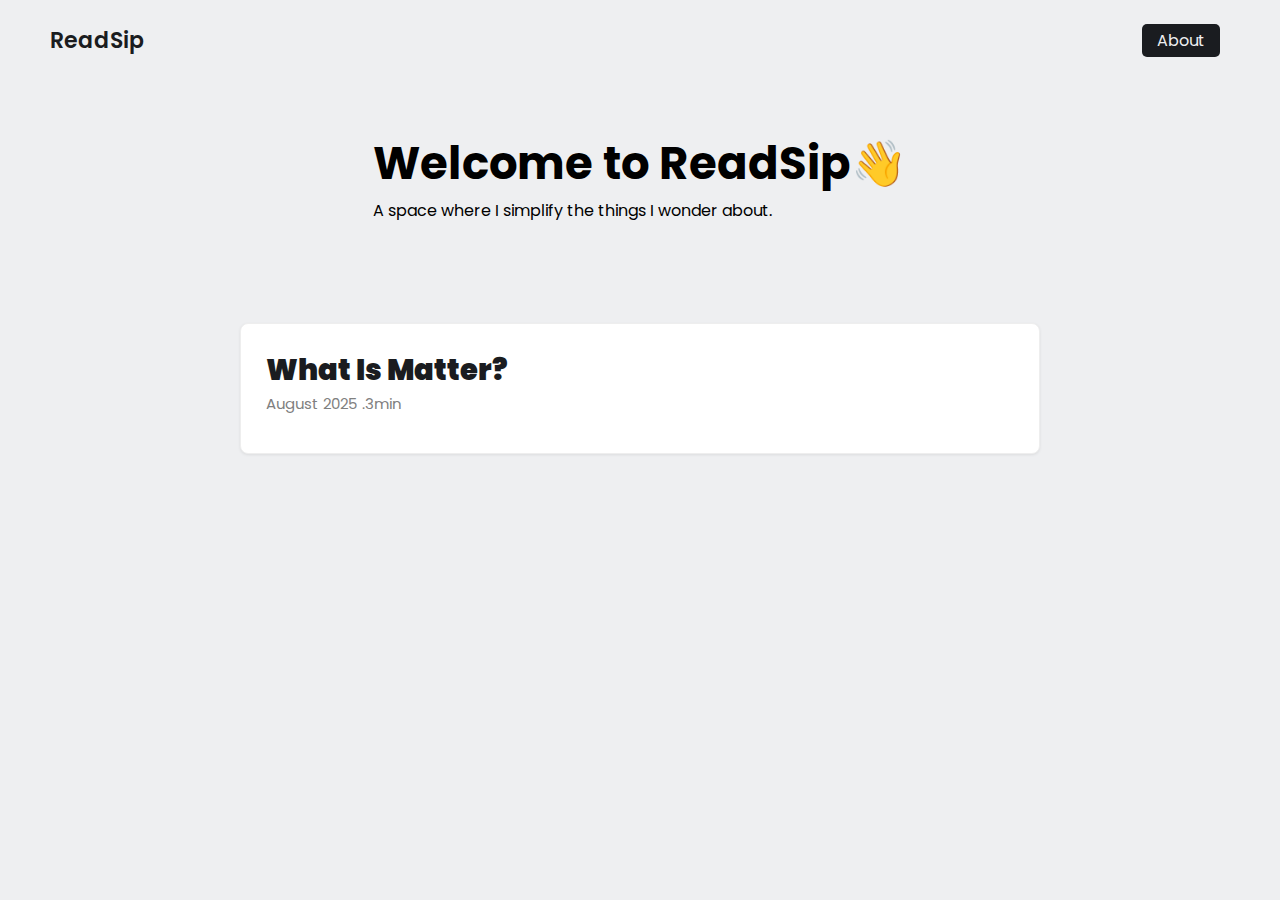
<file: index.html>
<!DOCTYPE html>
<html lang="en">
  <head>
    <meta charset="UTF-8"> 
    <meta name="viewport" content="width=device-width, initial-scale=1.0">
    <title>blog</title>
    <link rel="stylesheet" href="styles.css">

    <link rel="preconnect" href="https://fonts.googleapis.com">
<link rel="preconnect" href="https://fonts.gstatic.com" crossorigin>
<link href="https://fonts.googleapis.com/css2?family=Poppins:wght@400;600&display=swap" rel="stylesheet">


<link rel="stylesheet" href="https://cdnjs.cloudflare.com/ajax/libs/font-awesome/6.4.0/css/all.min.css"
integrity="sha512-iecdLmaskL7CVkqkXNQ/ZH/XLLvWZ0Jyj7Yy7tcenmpD1ypASozpmT/E0iPtmF]B46ZmdtAc9eNBvH0H/ZpiBw=="
crossorigin="anonymous"
referrerpolicy="no-referrer" />

  </head>
  <body class="home">
    <!--navbar-->
    <nav>
      <div class="left">
        <a href="/">ReadSip</a>
      </div>
       <div class="right">
    <a href="about.html">About</a>
  </div>
    </nav>

    <main>
      <!--section 1: hero-->
      <section class="hero-section">
        <div class="text">
          <h2>Welcome to ReadSip👋</h2>
          <p>
            A space where I simplify the things I wonder about.
          </p>
        </div>
      </section>

      <!--section 2: blog posts-->
      <section class="blog-section">
        <a class= "blog-card" href="post1.html">
          <h3>What Is Matter?</h3>
          <p class="post-date">August 2025 .3min</p>
        </a>
      </section>
    </main>
  </body>

</html>
</file>
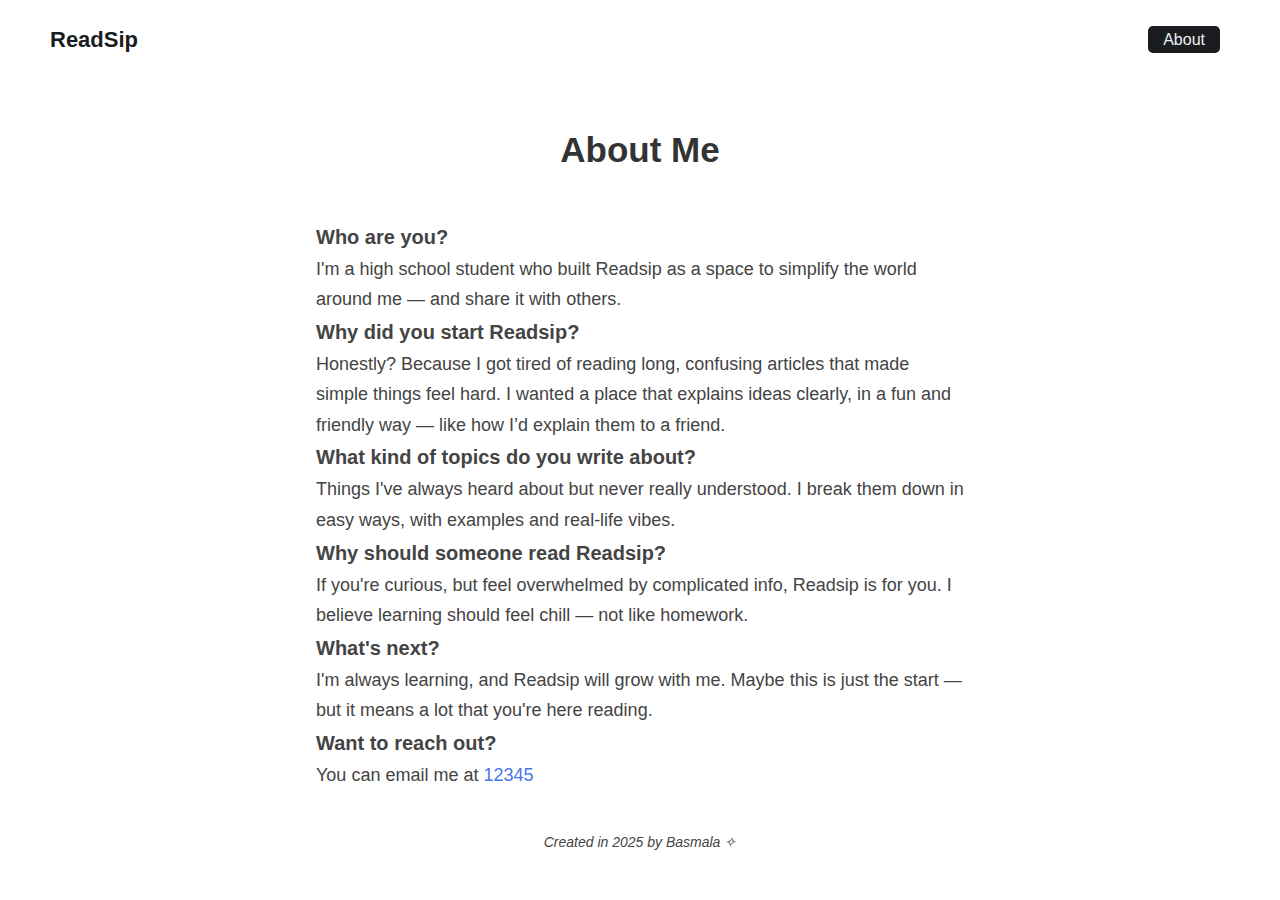
<file: about.html>
<!DOCTYPE html>
<html lang="en">
  <head>
    <meta charset="utf-8">
    <meta name="viewport" content="width=device-width, initial-scale=1.0">
    <link rel="stylesheet" href="styles.css">
    <title>post1</title>
  </head>
  <body class="about-page">
    <!--navbar-->
    <nav>
      <div class="left">
        <a href="/">ReadSip</a>
      </div>
       <div class="right">
    <a href="about.html">About</a>
  </div>
    </nav>
    <main>
      <section class="about-section">
  <h1>About Me</h1>

  <p><strong>Who are you?</strong></p>
  <p>I'm a high school student who built Readsip as a space to simplify the world around me — and share it with others.</p>

  <p><strong>Why did you start Readsip?</strong></p>
  <p>Honestly? Because I got tired of reading long, confusing articles that made simple things feel hard. I wanted a place that explains ideas clearly, in a fun and friendly way — like how I’d explain them to a friend.</p>

  <p><strong>What kind of topics do you write about?</strong></p>
  <p>Things I've always heard about but never really understood. I break them down in easy ways, with examples and real-life vibes.</p>

  <p><strong>Why should someone read Readsip?</strong></p>
  <p>If you're curious, but feel overwhelmed by complicated info, Readsip is for you. I believe learning should feel chill — not like homework.</p>

  <p><strong>What's next?</strong></p>
  <p>I'm always learning, and Readsip will grow with me. Maybe this is just the start — but it means a lot that you're here reading.</p>
  <p><strong>Want to reach out?</strong></p>
<p>You can email me at <a href="mailto:basmala.mohamedd28@gmail.com">12345</a></p>
<p class="created-note">Created in 2025 by Basmala ✧</p>
</section>
    </main>
  </body>
</html>
</file>
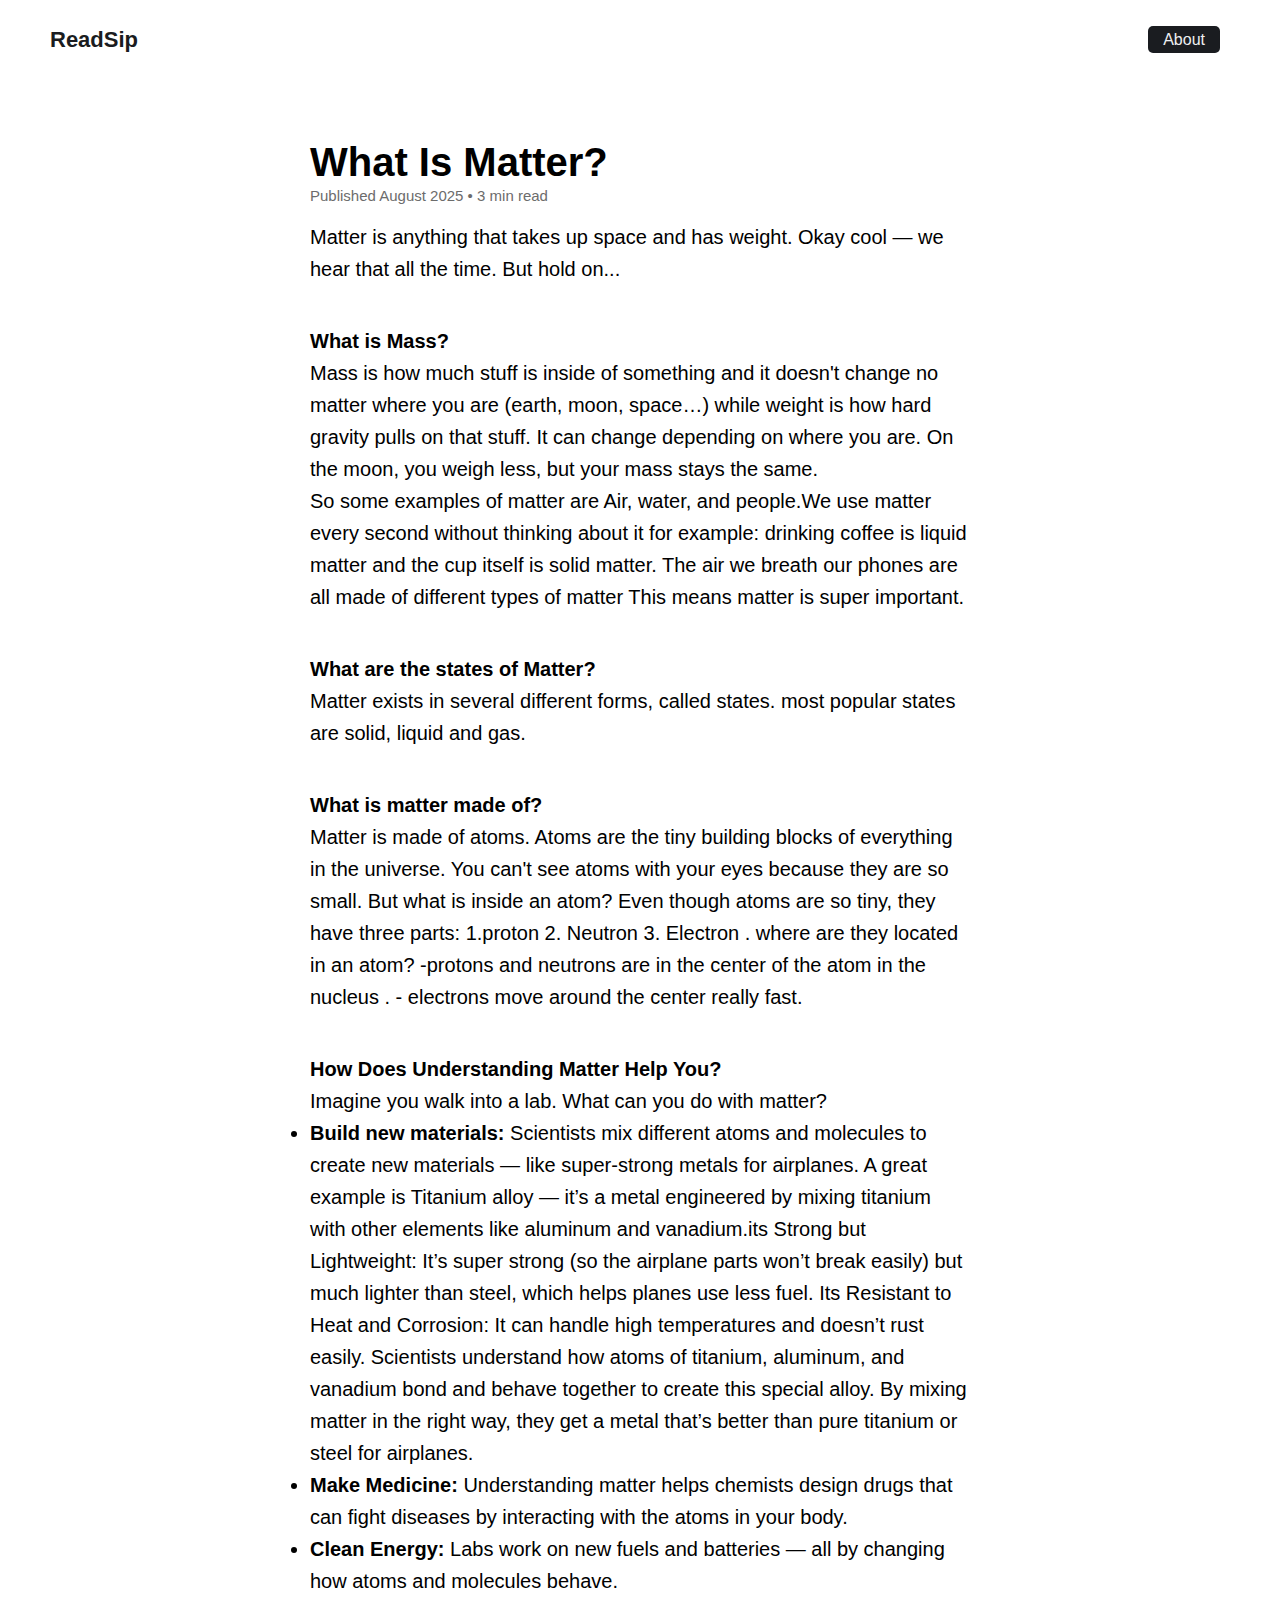
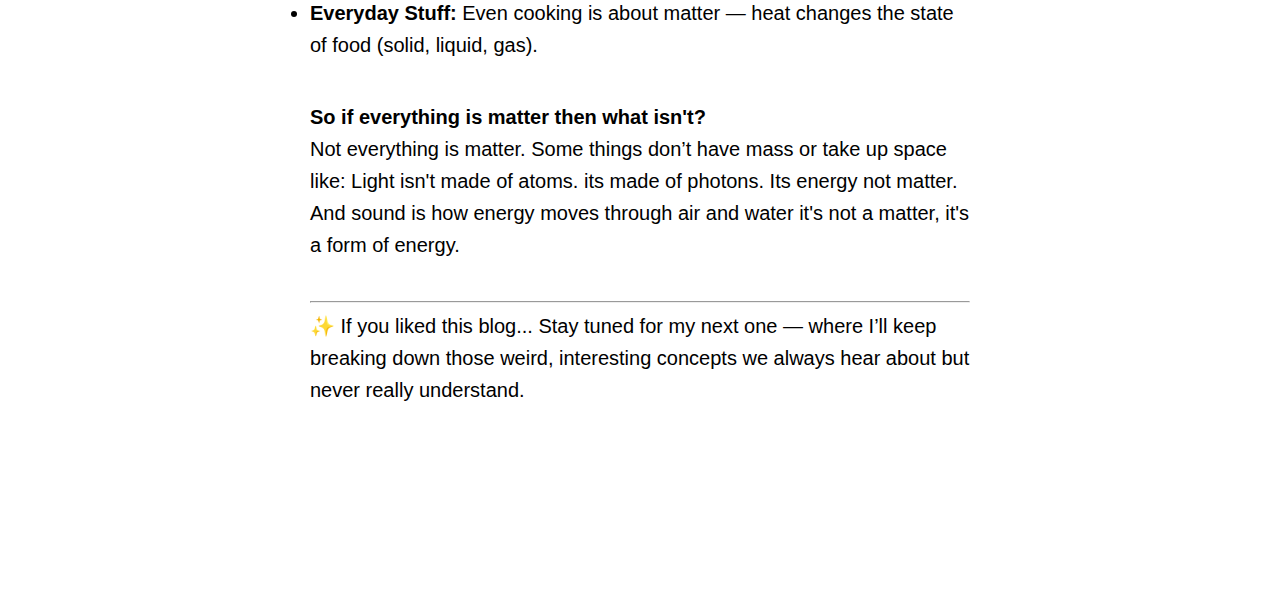
<file: post1.html>
<!DOCTYPE html>
<html lang="en">
  <head>
    <meta charset="utf-8">
    <meta name="viewport" content="width=device-width, initial-scale=1.0">
    <link rel="stylesheet" href="styles.css">
    <title>Readsip | What Is Static Electricity?</title>
  </head>
  <body class="post-page">
    <!--navbar-->
    <nav>
      <div class="left">
        <a href="/">ReadSip</a>
      </div>
       <div class="right">
    <a href="about.html">About</a>
  </div>
    </nav>
    <main class="post-section">
      <article>
         <h1>What Is Matter?</h1>
      <p class="post-date">Published August 2025 • 3 min read</p>

      <section>
        <section>
        <p>Matter is anything that takes up space and has weight. Okay cool — we hear that all the time. But hold on... </p>
        </section>

        <section>
        <h4>What is Mass?</h4>
        <p> Mass is how much stuff is inside of something and it doesn't change no matter where you are (earth, moon, space…) while weight is how hard gravity pulls on that stuff. It can change depending on where you are. On the moon, you weigh less, but your mass stays the same.</p>
        <p> So some examples of matter are Air, water, and people.We use matter every second without thinking about it for example: drinking coffee is liquid matter and the cup itself is solid matter. The air we breath our phones are all made of different types of matter This means matter is super important.</p>
      </section>

      <section>
        <h4>What are the states of Matter?</h4>
        <p>Matter exists in several different forms, called states. most popular states are solid, liquid and gas.</p>
      </section>

      <section>
        <h4>What is matter made of?</h4>
        <p>Matter is made of atoms. Atoms are the tiny building blocks of everything in the universe. You can't see atoms with your eyes because they are so small. But what is inside an atom? Even though atoms are so tiny, they have three parts: 1.proton 2. Neutron 3. Electron . where are they located in an atom? -protons and neutrons are in the center of the atom in the nucleus . - electrons move around the center really fast.</p>
      </section>

      <section>
        <h4>How Does Understanding Matter Help You?</h4>
        <p>Imagine you walk into a lab. What can you do with matter?</p>
        <ul>
          <li><strong>Build new materials:</strong> Scientists mix different atoms and molecules to create new materials — like super-strong metals for airplanes. A great example is Titanium alloy — it’s a metal engineered by mixing titanium with other elements like aluminum and vanadium.its Strong but Lightweight:
 It’s super strong (so the airplane parts won’t break easily) but much lighter than steel, which helps planes use less fuel. Its Resistant to Heat and Corrosion: It can handle high temperatures and doesn’t rust easily. Scientists understand how atoms of titanium, aluminum, and vanadium bond and behave together to create this special alloy. By mixing matter in the right way, they get a metal that’s better than pure titanium or steel for airplanes.</li>
          <li><strong>Make Medicine:</strong> Understanding matter helps chemists design drugs that can fight diseases by interacting with the atoms in your body.</li>
          <li><strong>Clean Energy:</strong> Labs work on new fuels and batteries — all by changing how atoms and molecules behave.</li>
          <li><strong>Everyday Stuff:</strong> Even cooking is about matter — heat changes the state of food (solid, liquid, gas).</li>
        </ul>
      </section>

      <section>
        <h4>So if everything is matter then what isn't?</h4>
        <p>Not everything is matter. Some things don’t have mass or take up space like:
Light isn't made of atoms. its made of photons. Its energy not matter. And sound is how energy moves through air and water it's not a matter, it's a form of energy.</p>
      </section>
       <hr>
      <footer>
        <p>✨ If you liked this blog... Stay tuned for my next one — where I’ll keep breaking down those weird, interesting concepts we always hear about but never really understand.</p>
      </footer>
      </article>
    </main>
  </body>
</html>
</file>
<file: styles.css>
:root {
  --text-color: #1a1c20;
  --link-color: #4a76ee;
  --background-color: #eeeff1;
}

* {
  margin: 0;
  padding: 0;
  box-sizing: border-box;
}

html {
  scroll-behavior: smooth;
}

body {
  margin: 0;
  padding: 0;
  overflow-x: hidden;
}

body.home {
  font-family: 'poppins', sans-serif;
  background-color: var(--background-color);
}

/* About post page styles */
body.post-page {
  font-family: -apple-system, BlinkMacSystemFont, segoe ui, Roboto, Oxygen, Ubuntu, Cantarell, open sans, helvetica neue, sans-serif;
}

.post-section {
  max-width: 680px;
  margin: 60px auto;
  padding-bottom: 100px;
}

/* About page styles */
body.about-page {
  background-color: #fff;
  font-family: -apple-system, BlinkMacSystemFont, segoe ui, Roboto, Oxygen, Ubuntu, Cantarell, open sans, helvetica neue, sans-serif;
  color: #333;
}

.about-section {
  max-width: 680px;
  margin: 40px auto;
  font-size: 18px;
  line-height: 1.7;
  padding: 0 16px;
}

.about-section h1 {
  font-size: 35px;
  font-weight: 700;
  margin-bottom: 40px;
  text-align: center;
}

.about-section p strong {
  font-size: 20px;
}

.about-section p {
  color: #444;
}

.created-note {
  text-align: center;
  font-size: 14px;
  color: #bbb;
  margin-top: 40px;
  font-style: italic;
}

body nav {
  font-family: 'poppins', sans-serif;
}

/* Blog post page styles */
body.post {
  font-family: -apple-system, BlinkMacSystemFont, segoe ui, Roboto, Oxygen, Ubuntu, Cantarell, open sans, helvetica neue, sans-serif;
  background-color: white;
}

a {
  color: var(--link-color);
  text-decoration: none;
}

section {
  margin-bottom: 40px;
}

hr {
  margin-bottom: 7px;
}

.post-section {
  max-width: 700px;
  margin: 60px auto;
  padding: 0 20px 100px;
  font-size: 20px;
  line-height: 1.6;
}

.post-section h1 {
  font-size: 40px;
  line-height: 1.1;
}

.post-date {
  font-size: 15px;
  color: rgb(108, 108, 108);
  margin-bottom: 13px;
}

/* navbar */
nav {
  display: flex;
  justify-content: space-between;
  align-items: center;
  padding: 0 50px;
  height: 80px;
}

nav .left a {
  color: var(--text-color);
  font-size: 22px;
  font-weight: 600;
}

nav .right a {
  color: var(--text-color);
  margin: 0 10px;
}

nav .right a:last-child {
  color: var(--background-color);
  background-color: var(--text-color);
  padding: 5px 15px;
  border-radius: 5px;
}

nav .right a span {
  margin-left: 5px;
}

/* section 1: hero */
.hero-section {
  padding: 0 50px;
  margin: 50px 0;
  margin-bottom: 100px;
  display: flex;
  flex-direction: column;
  align-items: center;
}

.hero-section .text h2 {
  font-size: 45px;
}
.blog-section {
  padding: 0 20px;
}
.blog-card {
  display: block;
  background-color: #fff;
  border: 1px solid #eee;
  padding: 25px;
  border-radius: 8px;
  margin: 20px auto;
  width: 100%;
  max-width: 800px;
  box-shadow: 0 1px 3px rgba(0, 0, 0, 0.08);
}

.blog-card h3 {
  color: var(--text-color);
  font-size: 29px;
  font-weight: 900;
}

.blog-card p {
  color: #1a1c20;
  color: gray;
}
@media (max-width: 600px) {
  /* Navbar */
  nav {
    padding: 0 20px;
  }

  nav .right a {
    font-size: 22px;
    color: var(--text-color);
    background-color: transparent;
    padding: 20px;
  }

  nav .right a span {
    display: none;
  }

  /* Hero Section */
  .hero-section {
    padding: 0 20px;
  }

  .hero-section .text h2 {
    font-size: 35px;
  }

  /* Blog Section */
  .blog-section {
    display: flex;
    flex-direction: column;
    align-items: center;
    padding: 0 16px; /* move padding here */
  }

  .blog-card {
    width: 100%;
    max-width: 100%;  /* prevent overflow */
    padding: 16px;    /* smaller padding for mobile */
    box-sizing: border-box;
    margin: 10px auto;
  }
   .blog-card h3 {
    font-size: 20px;  /* smaller heading */
  }
  
  .blog-card p {
    font-size: 14px;  /* smaller date text */
  }
}
</file>
